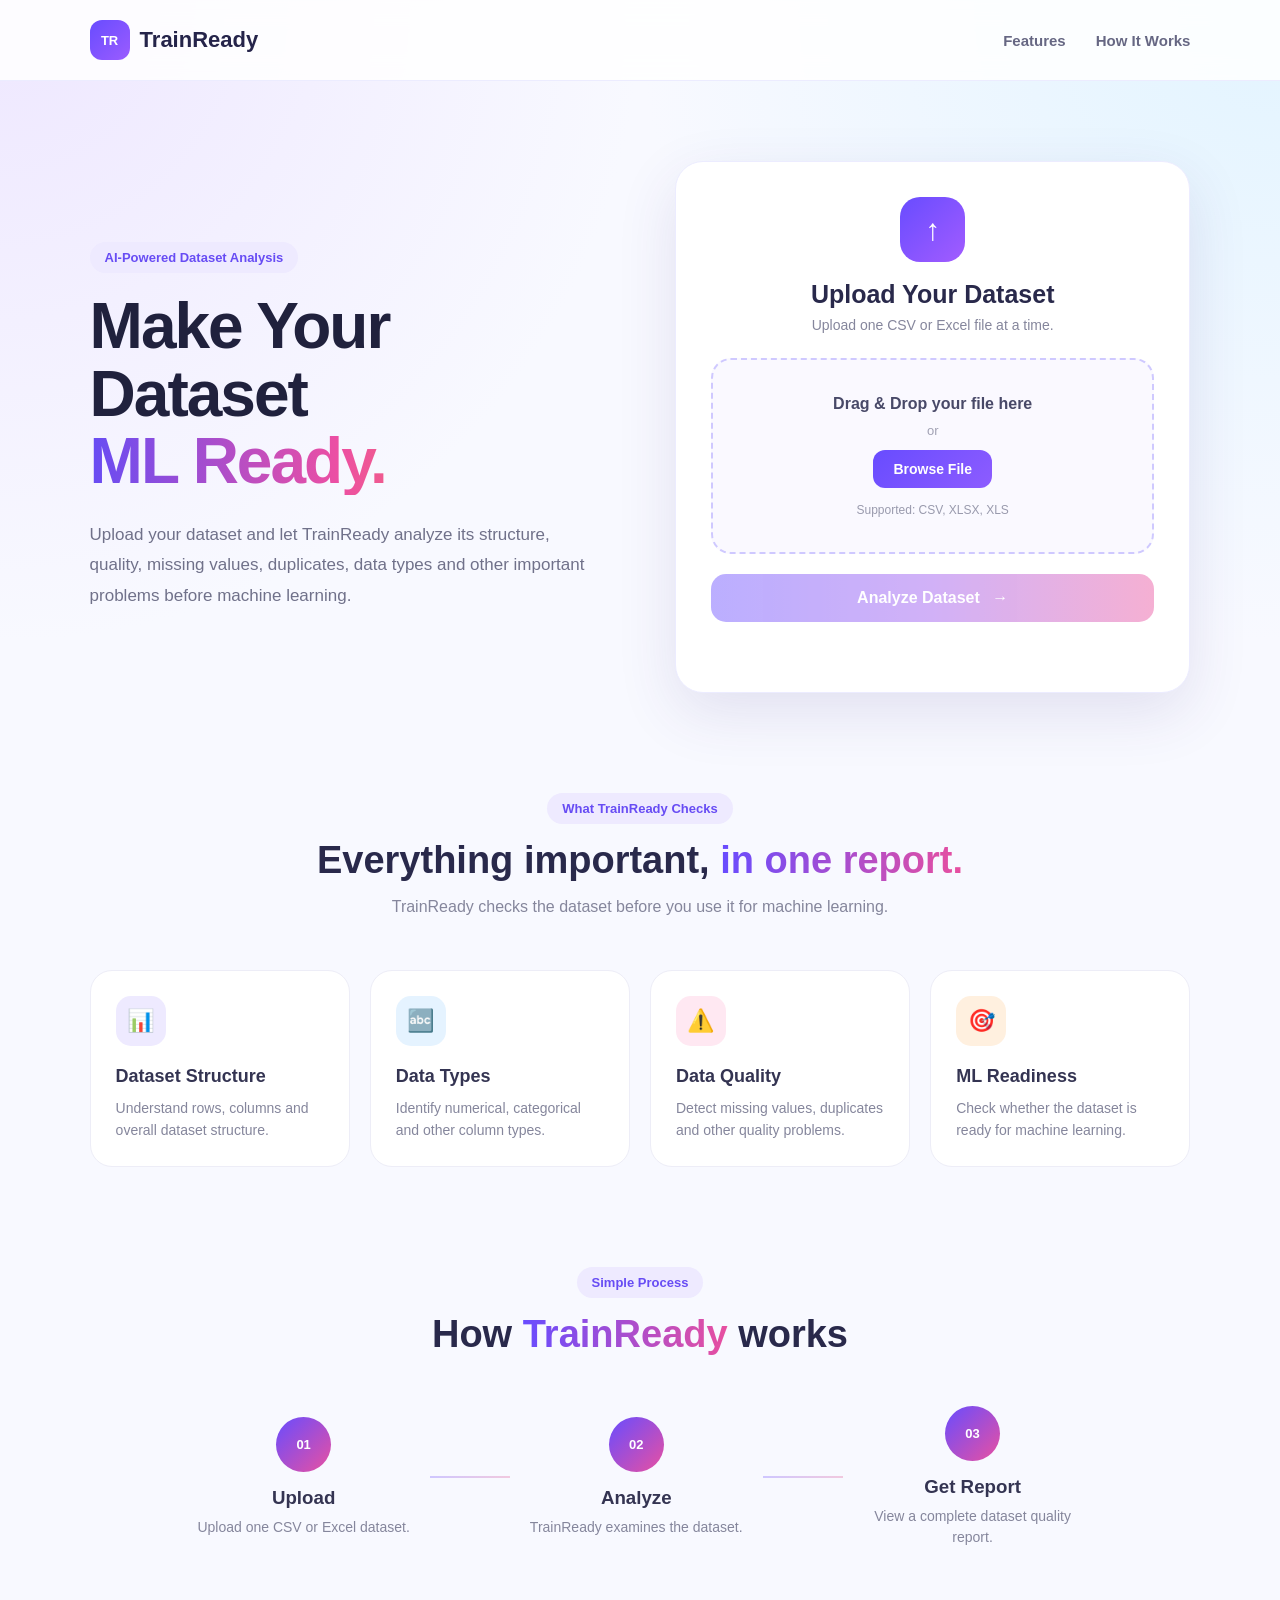
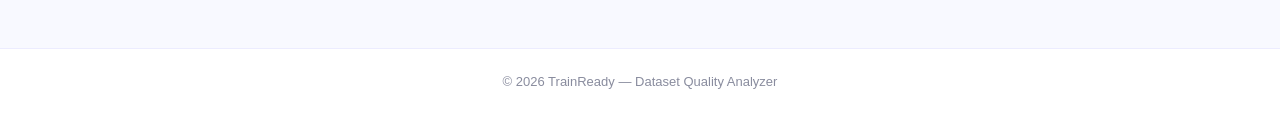
<file: index.html>
<!DOCTYPE html>
<html lang="en">
<head>
    <meta charset="UTF-8">
    <meta name="viewport" content="width=device-width, initial-scale=1.0">

    <title>TrainReady | Dataset Quality Analyzer</title>

    <!-- CSS -->
    <link rel="stylesheet" href="style.css">
</head>

<body>

    <!-- ================= NAVBAR ================= -->

    <nav class="navbar">

        <div class="logo">
            <span class="logo-icon">TR</span>
            <span>TrainReady</span>
        </div>

        <div class="nav-links">
            <a href="#features">Features</a>
            <a href="#how-it-works">How It Works</a>
        </div>

    </nav>


    <!-- ================= HERO ================= -->

    <main>

        <section class="hero">

            <div class="hero-text">

                <div class="badge">
                    AI-Powered Dataset Analysis
                </div>

                <h1>
                    Make Your Dataset
                    <span>ML Ready.</span>
                </h1>

                <p>
                    Upload your dataset and let TrainReady analyze its
                    structure, quality, missing values, duplicates,
                    data types and other important problems before
                    machine learning.
                </p>

            </div>


            <!-- ================= UPLOAD BOX ================= -->

            <div class="upload-card">

                <div class="upload-icon">
                    ↑
                </div>

                <h2>Upload Your Dataset</h2>

                <p class="upload-description">
                    Upload one CSV or Excel file at a time.
                </p>


                <div class="drop-area" id="dropArea">

                    <p>
                        Drag & Drop your file here
                    </p>

                    <span>or</span>

                    <label for="fileInput" class="browse-button">
                        Browse File
                    </label>

                    <input
                        type="file"
                        id="fileInput"
                        accept=".csv,.xlsx,.xls"
                        hidden
                    >

                    <small>
                        Supported: CSV, XLSX, XLS
                    </small>

                </div>


                <!-- Selected file -->

                <div
                    class="selected-file"
                    id="selectedFile"
                    style="display: none;"
                >

                    <div class="file-info">

                        <div class="file-icon">
                            📄
                        </div>

                        <div>
                            <strong id="fileName">
                                Dataset
                            </strong>

                            <span id="fileSize">
                                0 KB
                            </span>
                        </div>

                    </div>

                    <button
                        type="button"
                        id="removeFile"
                        class="remove-button"
                    >
                        ×
                    </button>

                </div>


                <!-- Analyze button -->

                <button
                    type="button"
                    id="analyzeButton"
                    class="analyze-button"
                    disabled
                >
                    Analyze Dataset
                    <span>→</span>
                </button>


                <p
                    id="statusMessage"
                    class="status-message"
                ></p>

            </div>

        </section>


        <!-- ================= FEATURES ================= -->

        <section
            class="features-section"
            id="features"
        >

            <div class="section-heading">

                <div class="badge">
                    What TrainReady Checks
                </div>

                <h2>
                    Everything important,
                    <span>in one report.</span>
                </h2>

                <p>
                    TrainReady checks the dataset before you use it
                    for machine learning.
                </p>

            </div>


            <div class="feature-grid">

                <div class="feature-card">
                    <div class="feature-icon purple">📊</div>

                    <h3>Dataset Structure</h3>

                    <p>
                        Understand rows, columns and overall dataset
                        structure.
                    </p>
                </div>


                <div class="feature-card">
                    <div class="feature-icon blue">🔤</div>

                    <h3>Data Types</h3>

                    <p>
                        Identify numerical, categorical and other
                        column types.
                    </p>
                </div>


                <div class="feature-card">
                    <div class="feature-icon pink">⚠️</div>

                    <h3>Data Quality</h3>

                    <p>
                        Detect missing values, duplicates and other
                        quality problems.
                    </p>
                </div>


                <div class="feature-card">
                    <div class="feature-icon orange">🎯</div>

                    <h3>ML Readiness</h3>

                    <p>
                        Check whether the dataset is ready for
                        machine learning.
                    </p>
                </div>

            </div>

        </section>


        <!-- ================= HOW IT WORKS ================= -->

        <section
            class="how-section"
            id="how-it-works"
        >

            <div class="section-heading">

                <div class="badge">
                    Simple Process
                </div>

                <h2>
                    How <span>TrainReady</span> works
                </h2>

            </div>


            <div class="steps">

                <div class="step">

                    <div class="step-number">
                        01
                    </div>

                    <h3>Upload</h3>

                    <p>
                        Upload one CSV or Excel dataset.
                    </p>

                </div>


                <div class="step-line"></div>


                <div class="step">

                    <div class="step-number">
                        02
                    </div>

                    <h3>Analyze</h3>

                    <p>
                        TrainReady examines the dataset.
                    </p>

                </div>


                <div class="step-line"></div>


                <div class="step">

                    <div class="step-number">
                        03
                    </div>

                    <h3>Get Report</h3>

                    <p>
                        View a complete dataset quality report.
                    </p>

                </div>

            </div>

        </section>

    </main>


    <!-- ================= FOOTER ================= -->

    <footer>

        <p>
            © 2026 TrainReady — Dataset Quality Analyzer
        </p>

    </footer>


    <!-- JavaScript -->
    <script src="script.js"></script>

</body>
</html>
</file>
<file: style.css>
/* ==========================================
   TRAINREADY - MAIN STYLES
   ========================================== */

* {
    margin: 0;
    padding: 0;
    box-sizing: border-box;
}


body {
    font-family: Arial, Helvetica, sans-serif;

    background:
        radial-gradient(
            circle at top left,
            #eee7ff 0%,
            transparent 30%
        ),
        radial-gradient(
            circle at top right,
            #e2f4ff 0%,
            transparent 30%
        ),
        #f8f9ff;

    color: #20223a;

    min-height: 100vh;
}


/* ==========================================
   NAVBAR
   ========================================== */

.navbar {
    width: 100%;

    padding: 20px 7%;

    display: flex;
    align-items: center;
    justify-content: space-between;

    background: rgba(255, 255, 255, 0.85);

    backdrop-filter: blur(12px);

    border-bottom: 1px solid #ececff;
}


.logo {
    display: flex;
    align-items: center;
    gap: 10px;

    font-size: 22px;
    font-weight: 700;

    color: #25244a;
}


.logo-icon {
    width: 40px;
    height: 40px;

    display: flex;
    align-items: center;
    justify-content: center;

    border-radius: 12px;

    background: linear-gradient(
        135deg,
        #684cff,
        #9b5cff
    );

    color: white;

    font-size: 13px;
    font-weight: 800;
}


.nav-links {
    display: flex;
    gap: 30px;
}


.nav-links a {
    text-decoration: none;

    color: #666783;

    font-size: 15px;
    font-weight: 600;

    transition: 0.2s;
}


.nav-links a:hover {
    color: #684cff;
}


/* ==========================================
   HERO
   ========================================== */

.hero {
    width: 86%;
    max-width: 1200px;

    margin: 80px auto;

    display: grid;

    grid-template-columns: 1fr 1fr;

    gap: 70px;

    align-items: center;
}


.hero-text {
    padding-right: 20px;
}


.badge {
    display: inline-block;

    padding: 8px 15px;

    border-radius: 30px;

    background: #eeeaff;

    color: #674cf4;

    font-size: 13px;

    font-weight: 700;

    margin-bottom: 20px;
}


.hero h1 {
    font-size: clamp(42px, 5vw, 68px);

    line-height: 1.05;

    letter-spacing: -2px;

    margin-bottom: 25px;

    color: #20213d;
}


.hero h1 span {
    display: block;

    background: linear-gradient(
        90deg,
        #674cf4,
        #ec4fa3,
        #ff8a3d
    );

    -webkit-background-clip: text;

    -webkit-text-fill-color: transparent;
}


.hero-text > p {
    max-width: 570px;

    color: #70718a;

    font-size: 17px;

    line-height: 1.8;
}


/* ==========================================
   UPLOAD CARD
   ========================================== */

.upload-card {
    background: white;

    padding: 35px;

    border-radius: 28px;

    border: 1px solid #ececff;

    box-shadow:
        0 20px 60px rgba(63, 48, 130, 0.12);

    text-align: center;
}


.upload-icon {
    width: 65px;
    height: 65px;

    margin: 0 auto 18px;

    display: flex;
    align-items: center;
    justify-content: center;

    border-radius: 20px;

    background: linear-gradient(
        135deg,
        #684cff,
        #a25cff
    );

    color: white;

    font-size: 30px;
}


.upload-card h2 {
    font-size: 25px;

    margin-bottom: 8px;

    color: #29294b;
}


.upload-description {
    color: #85869c;

    font-size: 14px;

    margin-bottom: 25px;
}


/* ==========================================
   DROP AREA
   ========================================== */

.drop-area {
    border: 2px dashed #cfc9ff;

    border-radius: 20px;

    padding: 35px 20px;

    background: #faf9ff;

    transition: 0.2s;
}


.drop-area.dragover {
    border-color: #684cff;

    background: #f1efff;

    transform: scale(1.01);
}


.drop-area p {
    font-size: 16px;

    font-weight: 600;

    color: #484968;

    margin-bottom: 10px;
}


.drop-area span {
    display: block;

    color: #a0a1b3;

    font-size: 13px;

    margin-bottom: 12px;
}


.browse-button {
    display: inline-block;

    padding: 11px 20px;

    border-radius: 12px;

    background: linear-gradient(
        135deg,
        #684cff,
        #8d5cff
    );

    color: white;

    font-size: 14px;

    font-weight: 700;

    cursor: pointer;

    transition: 0.2s;
}


.browse-button:hover {
    transform: translateY(-2px);

    box-shadow:
        0 8px 20px rgba(104, 76, 255, 0.25);
}


.drop-area small {
    display: block;

    margin-top: 15px;

    color: #999aad;

    font-size: 12px;
}


/* ==========================================
   SELECTED FILE
   ========================================== */

.selected-file {
    margin-top: 18px;

    padding: 14px 16px;

    border-radius: 15px;

    background: #f5f3ff;

    display: flex;

    align-items: center;

    justify-content: space-between;
}


.file-info {
    display: flex;

    align-items: center;

    gap: 12px;

    text-align: left;

    min-width: 0;
}


.file-icon {
    width: 40px;
    height: 40px;

    flex-shrink: 0;

    border-radius: 10px;

    display: flex;

    align-items: center;

    justify-content: center;

    background: #e7e1ff;

    font-size: 19px;
}


.file-info strong {
    display: block;

    max-width: 250px;

    overflow: hidden;

    text-overflow: ellipsis;

    white-space: nowrap;

    font-size: 14px;

    color: #363655;
}


.file-info span {
    display: block;

    margin-top: 3px;

    font-size: 12px;

    color: #9293a7;
}


.remove-button {
    width: 32px;
    height: 32px;

    border: none;

    border-radius: 50%;

    background: #ffe8ef;

    color: #e74672;

    font-size: 21px;

    cursor: pointer;
}


/* ==========================================
   ANALYZE BUTTON
   ========================================== */

.analyze-button {
    width: 100%;

    margin-top: 20px;

    padding: 15px;

    border: none;

    border-radius: 15px;

    background: linear-gradient(
        90deg,
        #684cff,
        #9b54ef,
        #e94f9d
    );

    color: white;

    font-size: 16px;

    font-weight: 700;

    cursor: pointer;

    transition: 0.2s;
}


.analyze-button span {
    margin-left: 8px;
}


.analyze-button:hover:not(:disabled) {
    transform: translateY(-2px);

    box-shadow:
        0 10px 25px rgba(104, 76, 255, 0.25);
}


.analyze-button:disabled {
    opacity: 0.45;

    cursor: not-allowed;
}


.status-message {
    margin-top: 15px;

    min-height: 20px;

    font-size: 13px;

    color: #666783;
}


/* ==========================================
   SECTION HEADINGS
   ========================================== */

.features-section,
.how-section {
    width: 86%;

    max-width: 1200px;

    margin: 100px auto;
}


.section-heading {
    text-align: center;

    margin-bottom: 50px;
}


.section-heading .badge {
    margin-bottom: 15px;
}


.section-heading h2 {
    font-size: 38px;

    color: #29294b;

    margin-bottom: 12px;
}


.section-heading h2 span {
    background: linear-gradient(
        90deg,
        #684cff,
        #e84f9f
    );

    -webkit-background-clip: text;

    -webkit-text-fill-color: transparent;
}


.section-heading p {
    color: #85869c;

    line-height: 1.6;
}


/* ==========================================
   FEATURE CARDS
   ========================================== */

.feature-grid {
    display: grid;

    grid-template-columns:
        repeat(4, 1fr);

    gap: 20px;
}


.feature-card {
    background: white;

    padding: 25px;

    border-radius: 22px;

    border: 1px solid #ededf7;

    transition: 0.25s;
}


.feature-card:hover {
    transform: translateY(-6px);

    box-shadow:
        0 15px 35px rgba(55, 48, 110, 0.1);
}


.feature-icon {
    width: 50px;
    height: 50px;

    border-radius: 15px;

    display: flex;

    align-items: center;

    justify-content: center;

    font-size: 22px;

    margin-bottom: 20px;
}


.feature-icon.purple {
    background: #eeeaff;
}


.feature-icon.blue {
    background: #e5f3ff;
}


.feature-icon.pink {
    background: #ffe8f2;
}


.feature-icon.orange {
    background: #fff0df;
}


.feature-card h3 {
    margin-bottom: 10px;

    color: #343452;

    font-size: 18px;
}


.feature-card p {
    color: #85869c;

    font-size: 14px;

    line-height: 1.6;
}


/* ==========================================
   HOW IT WORKS
   ========================================== */

.steps {
    display: flex;

    align-items: center;

    justify-content: center;
}


.step {
    text-align: center;

    max-width: 220px;
}


.step-number {
    width: 55px;
    height: 55px;

    margin: 0 auto 15px;

    display: flex;

    align-items: center;

    justify-content: center;

    border-radius: 50%;

    background: linear-gradient(
        135deg,
        #684cff,
        #e950a1
    );

    color: white;

    font-weight: 800;

    font-size: 13px;
}


.step h3 {
    color: #343452;

    margin-bottom: 8px;
}


.step p {
    color: #85869c;

    font-size: 14px;

    line-height: 1.5;
}


.step-line {
    width: 80px;

    height: 2px;

    background: linear-gradient(
        90deg,
        #cfc7ff,
        #f1c9df
    );

    margin: 0 20px;
}


/* ==========================================
   FOOTER
   ========================================== */

footer {
    margin-top: 100px;

    padding: 30px;

    text-align: center;

    background: white;

    border-top: 1px solid #ececff;

    color: #9293a7;

    font-size: 13px;
}


/* ==========================================
   RESPONSIVE
   ========================================== */

@media (max-width: 950px) {

    .hero {
        grid-template-columns: 1fr;

        gap: 40px;

        margin-top: 50px;
    }


    .hero-text {
        text-align: center;

        padding-right: 0;
    }


    .hero-text > p {
        margin: auto;
    }


    .feature-grid {
        grid-template-columns:
            repeat(2, 1fr);
    }

}


@media (max-width: 650px) {

    .navbar {
        padding: 15px 5%;
    }


    .nav-links {
        display: none;
    }


    .hero,
    .features-section,
    .how-section {
        width: 90%;
    }


    .hero h1 {
        font-size: 42px;
    }


    .upload-card {
        padding: 25px 18px;
    }


    .feature-grid {
        grid-template-columns: 1fr;
    }


    .steps {
        flex-direction: column;

        gap: 25px;
    }


    .step-line {
        width: 2px;

        height: 40px;

        margin: 0;
    }


    .section-heading h2 {
        font-size: 30px;
    }

}


/* ==========================================
   TRAINREADY - RESULTS PAGE
   ========================================== */

.results-page {
    width: 86%;
    max-width: 1200px;

    margin: 60px auto 100px;
}


/* ==========================================
   RESULTS HEADER
   ========================================== */

.results-header {
    text-align: center;

    margin-bottom: 50px;
}


.results-header h1 {
    font-size: clamp(40px, 5vw, 58px);

    line-height: 1.1;

    color: #20213d;

    margin-bottom: 15px;

    letter-spacing: -1px;
}


.results-header h1 span {
    background: linear-gradient(
        90deg,
        #674cf4,
        #e84f9f,
        #ff8a3d
    );

    -webkit-background-clip: text;

    -webkit-text-fill-color: transparent;
}


.results-header p {
    color: #85869c;

    font-size: 16px;
}


.dataset-name {
    display: inline-block;

    margin-top: 20px;

    padding: 10px 18px;

    border-radius: 30px;

    background: #eeeaff;

    color: #674cf4;

    font-size: 14px;

    font-weight: 700;
}


/* ==========================================
   SUMMARY CARDS
   ========================================== */

.summary-grid {
    display: grid;

    grid-template-columns:
        repeat(4, 1fr);

    gap: 20px;

    margin-bottom: 35px;
}


.summary-card {
    background: white;

    border: 1px solid #ededf7;

    border-radius: 22px;

    padding: 25px;

    display: flex;

    align-items: center;

    gap: 16px;

    box-shadow:
        0 10px 35px rgba(55, 48, 110, 0.07);

    transition: 0.2s;
}


.summary-card:hover {
    transform: translateY(-4px);

    box-shadow:
        0 15px 40px rgba(55, 48, 110, 0.11);
}


.summary-icon {
    width: 52px;
    height: 52px;

    border-radius: 15px;

    display: flex;

    align-items: center;

    justify-content: center;

    font-size: 22px;
}


.purple-card .summary-icon {
    background: #eeeaff;
}


.blue-card .summary-icon {
    background: #e5f3ff;
}


.pink-card .summary-icon {
    background: #ffe8f2;
}


.orange-card .summary-icon {
    background: #fff0df;
}


.summary-card p {
    color: #85869c;

    font-size: 13px;

    margin-bottom: 5px;
}


.summary-card h2 {
    color: #29294b;

    font-size: 27px;
}


/* ==========================================
   RESULT CARDS
   ========================================== */

.result-card {
    background: white;

    border: 1px solid #ededf7;

    border-radius: 25px;

    padding: 30px;

    margin-bottom: 25px;

    box-shadow:
        0 10px 35px rgba(55, 48, 110, 0.06);
}


.result-title {
    display: flex;

    align-items: center;

    gap: 15px;

    margin-bottom: 25px;
}


.result-title-icon {
    width: 48px;
    height: 48px;

    border-radius: 14px;

    display: flex;

    align-items: center;

    justify-content: center;

    font-size: 20px;
}


.purple-bg {
    background: #eeeaff;
}


.blue-bg {
    background: #e5f3ff;
}


.pink-bg {
    background: #ffe8f2;
}


.orange-bg {
    background: #fff0df;
}


.result-title h2 {
    color: #29294b;

    font-size: 22px;

    margin-bottom: 4px;
}


.result-title p {
    color: #9293a7;

    font-size: 13px;
}


/* ==========================================
   TABLE
   ========================================== */

.table-container {
    width: 100%;

    overflow-x: auto;
}


.result-table {
    width: 100%;

    border-collapse: collapse;

    min-width: 600px;
}


.result-table th {
    background: #f5f3ff;

    color: #5e50b7;

    padding: 14px;

    text-align: left;

    font-size: 13px;

    border-bottom: 1px solid #e7e3ff;
}


.result-table td {
    padding: 13px 14px;

    color: #55566f;

    font-size: 13px;

    border-bottom: 1px solid #f0f0f6;
}


.result-table tr:hover td {
    background: #faf9ff;
}


/* ==========================================
   OVERVIEW
   ========================================== */

.overview-grid {
    display: grid;

    grid-template-columns:
        repeat(3, 1fr);

    gap: 15px;
}


.overview-item {
    background: #faf9ff;

    border: 1px solid #eeeaff;

    border-radius: 15px;

    padding: 18px;
}


.overview-item p {
    color: #9293a7;

    font-size: 12px;

    margin-bottom: 7px;
}


.overview-item strong {
    color: #343452;

    font-size: 18px;
}


/* ==========================================
   COLUMNS
   ========================================== */

.columns-container {
    display: grid;

    grid-template-columns:
        repeat(2, 1fr);

    gap: 15px;
}


.column-item {
    padding: 18px;

    border-radius: 16px;

    background: #faf9ff;

    border: 1px solid #eeeaff;

    display: flex;

    align-items: center;

    justify-content: space-between;

    gap: 15px;
}


.column-name {
    color: #343452;

    font-weight: 700;

    font-size: 14px;

    word-break: break-word;
}


.data-type {
    padding: 6px 11px;

    border-radius: 20px;

    background: #eeeaff;

    color: #674cf4;

    font-size: 11px;

    font-weight: 700;

    white-space: nowrap;
}


/* ==========================================
   MISSING VALUES
   ========================================== */

.no-missing {
    padding: 20px;

    border-radius: 16px;

    background: #eefbf5;

    color: #269765;

    font-size: 14px;

    font-weight: 600;
}


.missing-list {
    display: flex;

    flex-direction: column;

    gap: 12px;
}


.missing-item {
    padding: 16px 18px;

    border-radius: 15px;

    background: #fff8f0;

    border: 1px solid #ffe8d0;

    display: flex;

    justify-content: space-between;

    align-items: center;
}


.missing-column {
    color: #4b4c63;

    font-weight: 700;

    font-size: 14px;
}


.missing-count {
    color: #e17a32;

    font-size: 13px;

    font-weight: 700;
}


/* ==========================================
   RESPONSIVE RESULTS
   ========================================== */

@media (max-width: 950px) {

    .summary-grid {
        grid-template-columns:
            repeat(2, 1fr);
    }


    .overview-grid {
        grid-template-columns:
            repeat(2, 1fr);
    }

}


@media (max-width: 650px) {

    .results-page {
        width: 90%;
    }


    .summary-grid {
        grid-template-columns: 1fr;
    }


    .overview-grid {
        grid-template-columns: 1fr;
    }


    .columns-container {
        grid-template-columns: 1fr;
    }


    .result-card {
        padding: 20px;
    }


    .results-header h1 {
        font-size: 40px;
    }

}


/* ==========================================
   TRAINREADY - CHARTS
   ========================================== */

.charts-grid {
    display: grid;

    grid-template-columns: 1fr 1fr;

    gap: 25px;

    margin-bottom: 25px;
}


.chart-card {
    background: white;

    border: 1px solid #ededf7;

    border-radius: 25px;

    padding: 30px;

    box-shadow:
        0 10px 35px rgba(55, 48, 110, 0.06);
}


.full-chart {
    margin-bottom: 25px;
}


.chart-wrapper {
    position: relative;

    width: 100%;

    height: 300px;
}


.missing-chart-wrapper {
    height: 350px;
}


/* ==========================================
   CHART RESPONSIVE
   ========================================== */

@media (max-width: 800px) {

    .charts-grid {
        grid-template-columns: 1fr;
    }


    .chart-card {
        padding: 20px;
    }

}


@media (max-width: 500px) {

    .chart-wrapper {
        height: 250px;
    }


    .missing-chart-wrapper {
        height: 280px;
    }

}


/* =========================================================
   TRAINREADY RESULTS DASHBOARD
   ========================================================= */

/* ---------- Results Page ---------- */

.results-page {
    background:
        radial-gradient(
            circle at top left,
            rgba(124, 92, 255, 0.08),
            transparent 30%
        ),
        radial-gradient(
            circle at top right,
            rgba(255, 91, 153, 0.08),
            transparent 30%
        ),
        #f8f9fd;

    min-height: 100vh;

    color: #202338;
}


.results-container {
    width: 92%;

    max-width: 1250px;

    margin: 0 auto;

    padding: 45px 0 70px;
}


/* ---------- Results Header ---------- */

.results-header {
    text-align: center;

    margin-bottom: 38px;
}


.results-header .badge {
    display: inline-block;

    padding: 8px 16px;

    border-radius: 30px;

    background: #eee9ff;

    color: #7055d9;

    font-size: 13px;

    font-weight: 700;

    margin-bottom: 15px;
}


.results-header h1 {
    font-size: 46px;

    margin: 0;

    font-weight: 800;

    letter-spacing: -1px;
}


.results-header h1 span {
    background: linear-gradient(
        90deg,
        #7657e8,
        #e75a9b
    );

    -webkit-background-clip: text;

    -webkit-text-fill-color: transparent;
}


.results-header > p {
    color: #777b91;

    font-size: 16px;

    margin: 12px 0 20px;
}


.dataset-name {
    display: inline-block;

    padding: 10px 18px;

    background: white;

    border: 1px solid #e7e8f0;

    border-radius: 12px;

    color: #555a72;

    font-size: 14px;

    font-weight: 600;

    box-shadow:
        0 5px 20px rgba(50, 50, 93, 0.05);
}


/* ---------- Summary Cards ---------- */

.summary-grid {
    display: grid;

    grid-template-columns:
        repeat(4, 1fr);

    gap: 18px;

    margin-bottom: 25px;
}


.summary-card {
    display: flex;

    align-items: center;

    gap: 16px;

    padding: 22px;

    border-radius: 18px;

    background: white;

    border: 1px solid #ececf3;

    box-shadow:
        0 8px 25px rgba(50, 50, 93, 0.06);

    transition:
        transform 0.2s ease,
        box-shadow 0.2s ease;
}


.summary-card:hover {
    transform: translateY(-3px);

    box-shadow:
        0 12px 30px rgba(50, 50, 93, 0.10);
}


.summary-icon {
    width: 52px;
    height: 52px;

    min-width: 52px;

    display: flex;

    align-items: center;

    justify-content: center;

    border-radius: 15px;

    font-size: 24px;
}


.summary-card p {
    margin: 0 0 5px;

    color: #818599;

    font-size: 13px;

    font-weight: 600;
}


.summary-card h2 {
    margin: 0;

    font-size: 28px;

    color: #272a3d;
}


/* ---------- Card Colors ---------- */

.purple-card .summary-icon {
    background: #eeeaff;

    color: #7055d9;
}


.blue-card .summary-icon {
    background: #e6f2ff;

    color: #4285e5;
}


.pink-card .summary-icon {
    background: #ffe8f1;

    color: #df5b96;
}


.orange-card .summary-icon {
    background: #fff0df;

    color: #e58a3d;
}


/* ---------- Charts Layout ---------- */

.charts-grid {
    display: grid;

    grid-template-columns:
        1fr 1fr;

    gap: 22px;

    margin-bottom: 22px;
}


.chart-card,
.result-card {
    background: white;

    border: 1px solid #e9eaf1;

    border-radius: 20px;

    padding: 25px;

    box-shadow:
        0 8px 28px rgba(50, 50, 93, 0.055);
}


.full-chart {
    margin-bottom: 22px;
}


/* ---------- Section Titles ---------- */

.result-title {
    display: flex;

    align-items: center;

    gap: 14px;

    margin-bottom: 22px;
}


.result-title-icon {
    width: 45px;
    height: 45px;

    min-width: 45px;

    border-radius: 13px;

    display: flex;

    align-items: center;

    justify-content: center;

    font-size: 20px;
}


.result-title h2 {
    margin: 0 0 4px;

    font-size: 19px;

    color: #292c40;
}


.result-title p {
    margin: 0;

    color: #85889b;

    font-size: 13px;
}


.purple-bg {
    background: #eeeaff;
}


.blue-bg {
    background: #e7f2ff;
}


.pink-bg {
    background: #ffe8f1;
}


.orange-bg {
    background: #fff0df;
}


/* ---------- Charts ---------- */

.chart-wrapper {
    height: 290px;

    position: relative;
}


.missing-chart-wrapper {
    height: 300px;
}


/* ---------- Result Cards ---------- */

.result-card {
    margin-bottom: 22px;
}


/* ---------- Tables ---------- */

.table-container {
    width: 100%;

    overflow-x: auto;

    border: 1px solid #ececf2;

    border-radius: 13px;
}


.result-table {
    width: 100%;

    border-collapse: collapse;

    min-width: 650px;

    font-size: 13px;
}


.result-table th {
    background: #f7f7fb;

    color: #5d6178;

    font-weight: 700;

    padding: 13px 15px;

    text-align: left;

    border-bottom: 1px solid #e7e7ef;

    white-space: nowrap;
}


.result-table td {
    padding: 12px 15px;

    border-bottom: 1px solid #eeeeF3;

    color: #55596e;

    white-space: nowrap;
}


.result-table tr:last-child td {
    border-bottom: none;
}


.result-table tr:hover td {
    background: #fafaff;
}


/* ---------- Overview ---------- */

.overview-grid {
    display: grid;

    grid-template-columns:
        repeat(3, 1fr);

    gap: 14px;
}


.overview-item {
    padding: 17px;

    background: #f8f8fc;

    border: 1px solid #ededf3;

    border-radius: 13px;
}


.overview-item span {
    display: block;

    font-size: 12px;

    color: #85899c;

    margin-bottom: 6px;
}


.overview-item strong {
    display: block;

    color: #292c40;

    font-size: 16px;
}


/* ---------- Columns ---------- */

.columns-container {
    display: grid;

    grid-template-columns:
        repeat(2, 1fr);

    gap: 12px;
}


.column-item {
    padding: 16px;

    border: 1px solid #ededf3;

    background: #fafafd;

    border-radius: 13px;

    display: flex;

    justify-content: space-between;

    align-items: center;

    gap: 15px;
}


.column-name {
    font-weight: 700;

    color: #36394d;

    word-break: break-word;
}


.data-type {
    padding: 5px 10px;

    border-radius: 20px;

    background: #eeeaff;

    color: #7055d9;

    font-size: 11px;

    font-weight: 700;

    white-space: nowrap;
}


/* ---------- Missing Values ---------- */

.no-missing {
    padding: 25px;

    text-align: center;

    background: #f1fbf6;

    border: 1px solid #d8f1e4;

    border-radius: 13px;

    color: #329565;

    font-weight: 600;
}


.missing-list {
    display: flex;

    flex-direction: column;

    gap: 10px;
}


.missing-item {
    display: flex;

    align-items: center;

    justify-content: space-between;

    padding: 15px 17px;

    background: #fff9f4;

    border: 1px solid #f7e8da;

    border-radius: 12px;
}


.missing-column {
    font-weight: 700;

    color: #4b4e61;
}


.missing-count {
    color: #dc7a35;

    font-weight: 700;
}


/* ---------- Insights ---------- */

.insights-container {
    display: grid;

    grid-template-columns:
        repeat(2, 1fr);

    gap: 14px;
}


.insight-item {
    padding: 17px;

    border-radius: 13px;

    background: #f8f8fc;

    border: 1px solid #ececf3;
}


.insight-item strong {
    display: block;

    color: #36394d;

    margin-bottom: 5px;
}


.insight-item p {
    margin: 0;

    color: #777b90;

    font-size: 13px;

    line-height: 1.5;
}


/* ---------- Loading ---------- */

#previewContainer,
#overviewContainer,
#columnsContainer,
#missingContainer,
#insightsContainer {
    color: #777b90;
}


/* ---------- Footer ---------- */

.results-page + footer,
footer {
    text-align: center;

    padding: 25px;

    color: #898c9e;

    font-size: 13px;
}


/* =========================================================
   RESPONSIVE DESIGN
   ========================================================= */

@media (max-width: 950px) {

    .summary-grid {
        grid-template-columns:
            repeat(2, 1fr);
    }

    .charts-grid {
        grid-template-columns: 1fr;
    }

    .overview-grid {
        grid-template-columns:
            repeat(2, 1fr);
    }

    .columns-container {
        grid-template-columns: 1fr;
    }

}


@media (max-width: 600px) {

    .results-container {
        width: 94%;

        padding-top: 30px;
    }

    .results-header h1 {
        font-size: 34px;
    }

    .summary-grid {
        grid-template-columns: 1fr;
    }

    .overview-grid {
        grid-template-columns: 1fr;
    }

    .insights-container {
        grid-template-columns: 1fr;
    }

    .chart-card,
    .result-card {
        padding: 18px;

        border-radius: 16px;
    }

    .result-title h2 {
        font-size: 17px;
    }

    .chart-wrapper {
        height: 250px;
    }

}


/* =========================================================
   TRAINING READINESS
   ========================================================= */

.readiness-card {
    display: flex;

    align-items: flex-start;

    gap: 20px;

    padding: 25px;

    margin-bottom: 25px;

    background: white;

    border: 1px solid #e9eaf1;

    border-radius: 20px;

    box-shadow:
        0 8px 28px rgba(50, 50, 93, 0.07);

    border-left: 6px solid #f0a33a;

    transition: 0.2s ease;
}


.readiness-icon {
    width: 58px;
    height: 58px;

    min-width: 58px;

    display: flex;

    align-items: center;

    justify-content: center;

    border-radius: 16px;

    background: #fff1df;

    font-size: 27px;
}


.readiness-content {
    flex: 1;
}


.readiness-label {
    font-size: 11px;

    font-weight: 800;

    letter-spacing: 1px;

    color: #85899c;

    margin-bottom: 6px;
}


.readiness-content h2 {
    margin: 0 0 7px;

    font-size: 25px;

    color: #dc8a31;
}


.readiness-content p {
    margin: 0;

    color: #707488;

    font-size: 14px;

    line-height: 1.5;
}


.readiness-issues {
    display: flex;

    flex-wrap: wrap;

    gap: 8px;

    margin-top: 15px;
}


.readiness-issue {
    padding: 7px 11px;

    border-radius: 20px;

    background: #fff4e8;

    border: 1px solid #f5dfc8;

    color: #c87929;

    font-size: 12px;

    font-weight: 600;
}


/* ---------- READY STATE ---------- */

.readiness-card.ready {
    border-left-color: #35a66f;

    background: #fbfffd;
}


.readiness-card.ready .readiness-icon {
    background: #e5f8ed;
}


.readiness-card.ready .readiness-content h2 {
    color: #29915e;
}


/* ---------- NOT READY STATE ---------- */

.readiness-card.not-ready {
    border-left-color: #e39a38;

    background: #fffdf9;
}


.readiness-card.not-ready .readiness-icon {
    background: #fff0dc;
}


/* ---------- ERROR STATE ---------- */

.readiness-card.error {
    border-left-color: #dc6678;
}


.readiness-card.error .readiness-icon {
    background: #ffe8ed;
}


.readiness-card.error .readiness-content h2 {
    color: #cc5669;
}


/* =========================================================
   READINESS PERCENTAGE
   ========================================================= */

.readiness-percentage {
    font-size: 34px;

    font-weight: 800;

    line-height: 1;

    margin: 12px 0 10px;

    color: #dc8a31;
}


.readiness-card.ready .readiness-percentage {
    color: #29915e;
}


.readiness-card.not-ready .readiness-percentage {
    color: #dc8a31;
}


.readiness-card.error .readiness-percentage {
    color: #cc5669;
}


/* =========================================================
   READINESS PROGRESS BAR
   ========================================================= */

.readiness-progress {
    width: 100%;

    max-width: 520px;

    height: 10px;

    background: #edf0f5;

    border-radius: 999px;

    overflow: hidden;

    margin-bottom: 15px;
}


.readiness-progress-bar {
    width: 0%;

    height: 100%;

    background: #f0a33a;

    border-radius: inherit;

    transition: width 0.5s ease;
}


.readiness-card.ready .readiness-progress-bar {
    background: #35a66f;
}


.readiness-card.not-ready .readiness-progress-bar {
    background: #e39a38;
}


.readiness-card.error .readiness-progress-bar {
    background: #dc6678;
}


/* =========================================================
   READINESS REASONS
   ========================================================= */

.readiness-reasons {
    display: flex;

    flex-direction: column;

    gap: 10px;

    margin-top: 18px;
}


.readiness-reason {
    padding: 13px 15px;

    border-radius: 13px;

    background: #f8f9fc;

    border: 1px solid #e9eaf1;

    transition: 0.2s ease;
}


.readiness-reason:hover {
    transform: translateY(-1px);

    box-shadow:
        0 5px 15px rgba(50, 50, 93, 0.05);
}


.readiness-reason-title {
    font-size: 13px;

    font-weight: 800;

    color: #4e5265;

    margin-bottom: 5px;
}


.readiness-reason-text {
    font-size: 13px;

    line-height: 1.5;

    color: #707488;
}


.readiness-reason-impact {
    margin-top: 7px;

    font-size: 11px;

    font-weight: 700;

    color: #c87929;
}


/* ---------- No reasons ---------- */

.readiness-reasons:empty {
    display: none;
}


/* ---------- Reason Types ---------- */

.readiness-reason.positive {
    background: #f3fbf7;

    border-color: #dcefe5;
}


.readiness-reason.positive .readiness-reason-title {
    color: #29915e;
}


.readiness-reason.warning {
    background: #fffaf3;

    border-color: #f4e4cf;
}


.readiness-reason.warning .readiness-reason-title {
    color: #c87929;
}


.readiness-reason.critical {
    background: #fff6f7;

    border-color: #f2dadd;
}


.readiness-reason.critical .readiness-reason-title {
    color: #cc5669;
}


/* =========================================================
   READINESS RESPONSIVE
   ========================================================= */

@media (max-width: 700px) {

    .readiness-card {
        flex-direction: column;
    }


    .readiness-percentage {
        font-size: 30px;
    }


    .readiness-progress {
        max-width: 100%;
    }

}


@media (max-width: 500px) {

    .readiness-card {
        padding: 20px;
    }


    .readiness-content h2 {
        font-size: 21px;
    }


    .readiness-reason {
        padding: 11px 12px;
    }

}

/* =========================================================
   KEY INSIGHTS - CLEAN NUMBERING
   ========================================================= */

.insight-item {
    display: flex;
    align-items: center;
    gap: 14px;
    padding: 18px 22px;
    border: 1px solid #e6e8f0;
    border-radius: 16px;
    background: #f8f9fc;
    min-height: 68px;
}

.insight-number {
    flex: 0 0 32px;
    width: 32px;
    height: 32px;

    display: flex;
    align-items: center;
    justify-content: center;

    border-radius: 50%;

    background: #eeeafd;
    color: #6660a8;

    font-size: 14px;
    font-weight: 800;
}

.insight-text {
    flex: 1;

    color: #70758b;
    font-size: 17px;
    line-height: 1.4;
}


/* =========================================================
   READINESS REASON IMPACT
   ========================================================= */

.readiness-reason-impact {
    margin-top: 9px;

    font-size: 12px;
    font-weight: 800;

    color: #c87929;
}


/* Better spacing between readiness reasons */

.readiness-reasons {
    display: flex;
    flex-direction: column;
    gap: 12px;
    margin-top: 18px;
}

.readiness-reason {
    padding: 16px 20px;
    border-radius: 15px;
    background: #f8f9fc;
    border: 1px solid #e4e6ee;
}

.readiness-reason-title {
    font-size: 14px;
    font-weight: 800;
    color: #4e5265;
    margin-bottom: 7px;
}

.readiness-reason-text {
    font-size: 14px;
    line-height: 1.55;
    color: #707488;
}
</file>
